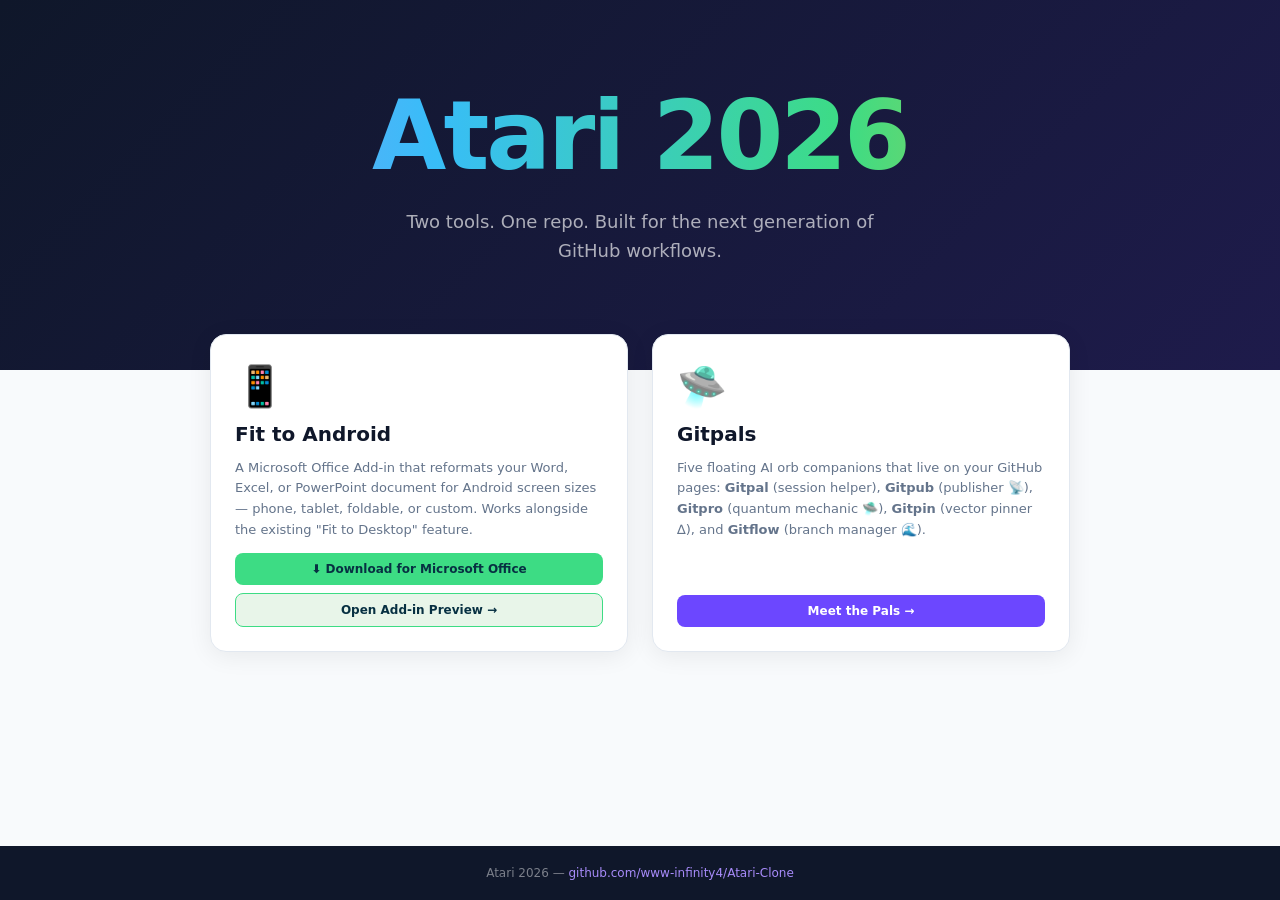
<file: index.html>
<!DOCTYPE html>
<html lang="en">
<head>
  <meta charset="UTF-8" />
  <meta name="viewport" content="width=device-width, initial-scale=1.0" />
  <title>Atari 2026</title>
  <style>
    *, *::before, *::after { box-sizing: border-box; margin: 0; padding: 0; }

    :root {
      --dark:   #0f172a;
      --pal:    #6c47ff;
      --android:#3ddc84;
      --text:   #1e293b;
      --muted:  #64748b;
      --border: #e2e8f0;
      --bg:     #f8fafc;
    }

    body {
      font-family: "Segoe UI", system-ui, -apple-system, sans-serif;
      background: var(--bg);
      color: var(--text);
      min-height: 100vh;
      display: flex;
      flex-direction: column;
    }

    /* Hero */
    .hero {
      background: linear-gradient(135deg, var(--dark) 0%, #1e1b4b 100%);
      color: #fff;
      padding: 80px 24px 64px;
      text-align: center;
    }

    .hero h1 {
      font-size: clamp(48px, 10vw, 96px);
      font-weight: 900;
      letter-spacing: -3px;
      background: linear-gradient(90deg, #a78bfa, #38bdf8, #3ddc84, #fbbf24);
      -webkit-background-clip: text;
      -webkit-text-fill-color: transparent;
      background-clip: text;
      margin-bottom: 16px;
    }

    .hero p {
      font-size: clamp(14px, 2.5vw, 18px);
      color: rgba(255,255,255,.65);
      max-width: 520px;
      margin: 0 auto 40px;
      line-height: 1.6;
    }

    /* Sites Grid */
    .sites {
      max-width: 900px;
      margin: -36px auto 0;
      padding: 0 20px 60px;
      display: grid;
      grid-template-columns: repeat(auto-fill, minmax(300px, 1fr));
      gap: 24px;
    }

    .site-card {
      background: #fff;
      border: 1px solid var(--border);
      border-radius: 16px;
      padding: 28px 24px 24px;
      box-shadow: 0 4px 24px rgba(0,0,0,.07);
      text-decoration: none;
      color: inherit;
      display: flex;
      flex-direction: column;
      gap: 12px;
      transition: transform .2s, box-shadow .2s;
    }

    .site-card:hover {
      transform: translateY(-4px);
      box-shadow: 0 12px 40px rgba(0,0,0,.12);
    }

    .site-icon {
      font-size: 40px;
    }

    .site-title {
      font-size: 20px;
      font-weight: 700;
      color: var(--dark);
    }

    .site-desc {
      font-size: 13px;
      color: var(--muted);
      line-height: 1.6;
      flex: 1;
    }

    .card-actions {
      display: flex;
      flex-direction: column;
      gap: 8px;
    }

    .site-link {
      font-size: 12px;
      font-weight: 700;
      color: #fff;
      padding: 9px 14px;
      border-radius: 8px;
      display: inline-block;
      text-align: center;
      text-decoration: none;
      transition: opacity .15s;
      border: none;
      cursor: pointer;
      width: 100%;
    }

    .site-link:hover { opacity: .85; }

    .link-android         { background: var(--android); color: #073042; }
    .link-android-dl      { background: #073042; color: var(--android); }
    .link-android-preview { background: #e8f5e9; color: #073042; border: 1px solid var(--android); }
    .link-gitpals         { background: var(--pal); }

    /* Footer */
    footer {
      margin-top: auto;
      background: var(--dark);
      color: rgba(255,255,255,.45);
      text-align: center;
      padding: 20px;
      font-size: 12px;
    }

    footer a { color: #a78bfa; text-decoration: none; }
  </style>
</head>
<body>

  <header class="hero">
    <h1>Atari 2026</h1>
    <p>Two tools. One repo. Built for the next generation of GitHub workflows.</p>
  </header>

  <main class="sites">

    <!-- Fit to Android card -->
    <div class="site-card">
      <div class="site-icon">📱</div>
      <div class="site-title">Fit to Android</div>
      <p class="site-desc">
        A Microsoft Office Add-in that reformats your Word, Excel, or PowerPoint
        document for Android screen sizes — phone, tablet, foldable, or custom.
        Works alongside the existing "Fit to Desktop" feature.
      </p>
      <div class="card-actions">
        <!-- Download manifest.xml for sideloading into Microsoft Office -->
        <a class="site-link link-android"
           href="fit-to-android/manifest.xml"
           download="FitToAndroid-manifest.xml">
          ⬇️ Download for Microsoft Office
        </a>
        <a class="site-link link-android-preview"
           href="fit-to-android/taskpane.html">
          Open Add-in Preview →
        </a>
      </div>
    </div>

    <!-- Gitpals card -->
    <a class="site-card" href="gitpals/index.html">
      <div class="site-icon">🛸</div>
      <div class="site-title">Gitpals</div>
      <p class="site-desc">
        Five floating AI orb companions that live on your GitHub pages:
        <strong>Gitpal</strong> (session helper), <strong>Gitpub</strong> (publisher 📡),
        <strong>Gitpro</strong> (quantum mechanic 🛸), <strong>Gitpin</strong> (vector pinner ∆),
        and <strong>Gitflow</strong> (branch manager 🌊).
      </p>
      <span class="site-link link-gitpals">Meet the Pals →</span>
    </a>

  </main>

  <footer>
    <p>Atari 2026 &mdash; <a href="https://github.com/www-infinity4/Atari-Clone">github.com/www-infinity4/Atari-Clone</a></p>
  </footer>

<script src="https://www-infinity4.github.io/Mint-For-Infinity/infinity-wallet-menu.js?v=20260814-menu2"></script></body>
</html>
</file>
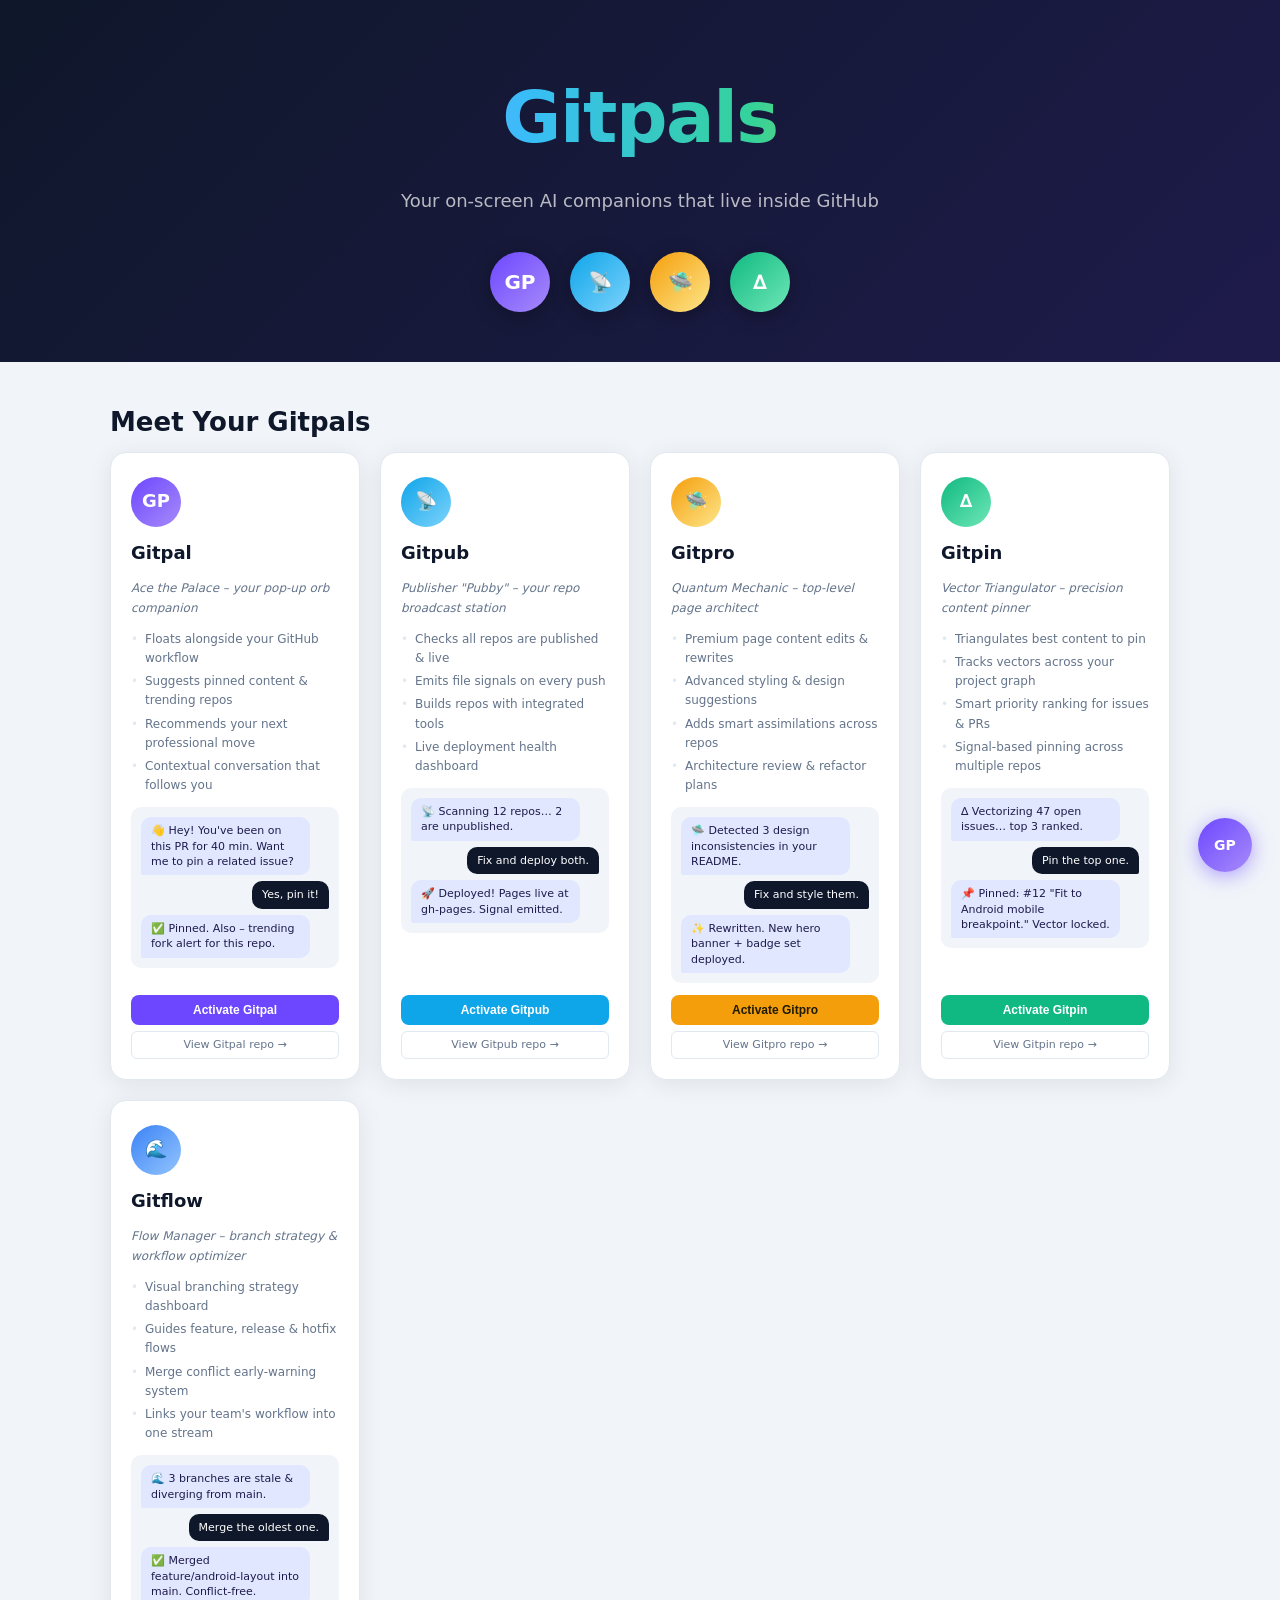
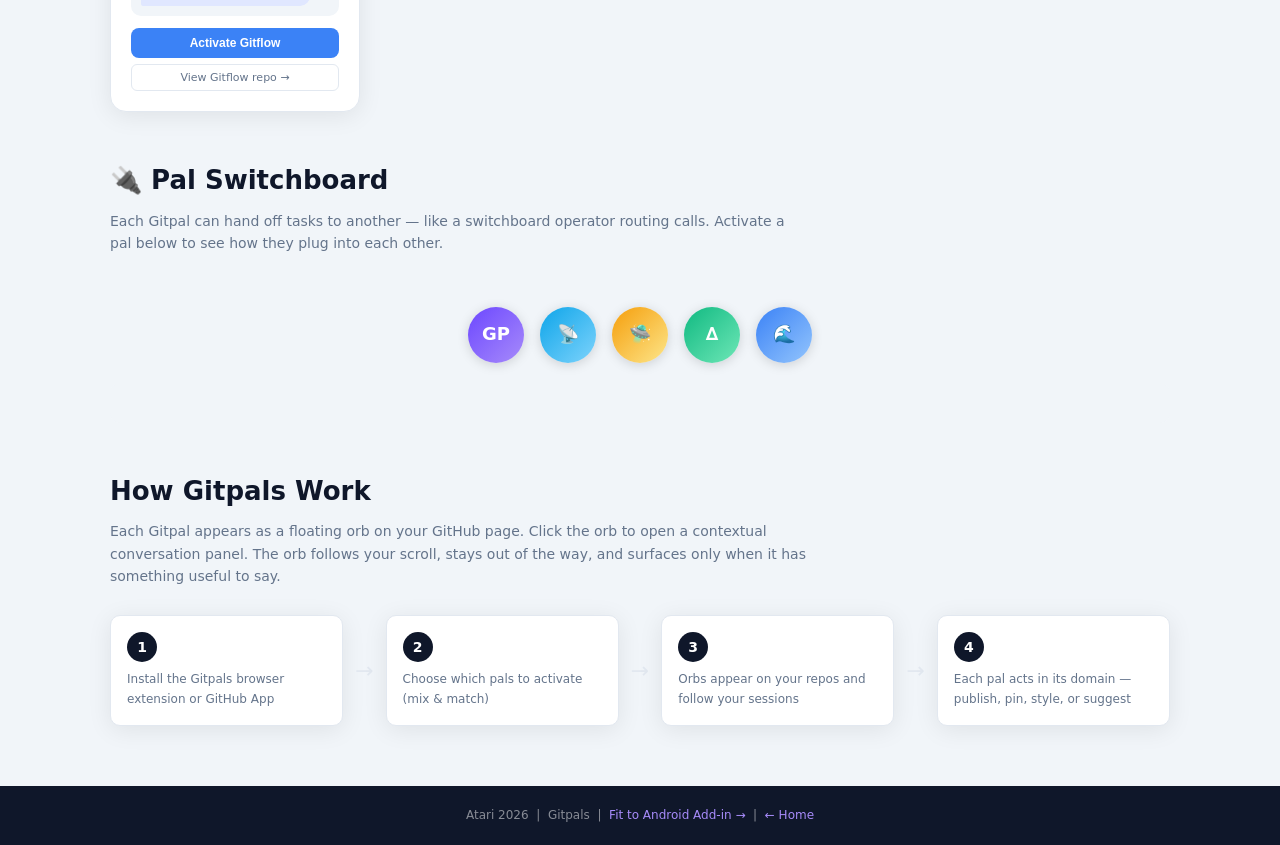
<file: gitpals/index.html>
<!DOCTYPE html>
<html lang="en">
<head>
  <meta charset="UTF-8" />
  <meta name="viewport" content="width=device-width, initial-scale=1.0" />
  <title>Gitpals – Your GitHub AI Companions</title>
  <link rel="stylesheet" href="gitpals.css" />
</head>
<body>

  <!-- ═══ HERO ═══════════════════════════════════════════════════════════ -->
  <header class="hero">
    <div class="hero-inner">
      <h1 class="hero-title">Gitpals</h1>
      <p class="hero-sub">Your on-screen AI companions that live inside GitHub</p>
      <div class="orb-row" aria-label="Gitpals orb previews">
        <div class="orb orb-pal"  title="Gitpal">GP</div>
        <div class="orb orb-pub"  title="Gitpub">📡</div>
        <div class="orb orb-pro"  title="Gitpro">🛸</div>
        <div class="orb orb-pin"  title="Gitpin">∆</div>
      </div>
    </div>
  </header>

  <!-- ═══ PALS GRID ═══════════════════════════════════════════════════════ -->
  <main class="main">
    <section class="section">
      <h2 class="section-heading">Meet Your Gitpals</h2>
      <div class="pals-grid">

        <!-- Gitpal -->
        <article class="pal-card" id="gitpal">
          <div class="pal-orb orb-pal">GP</div>
          <h3 class="pal-name">Gitpal</h3>
          <p class="pal-tagline">Ace the Palace – your pop-up orb companion</p>
          <ul class="pal-features">
            <li>Floats alongside your GitHub workflow</li>
            <li>Suggests pinned content &amp; trending repos</li>
            <li>Recommends your next professional move</li>
            <li>Contextual conversation that follows you</li>
          </ul>
          <div class="pal-demo" aria-label="Gitpal demo chat">
            <div class="demo-bubble bot">
              👋 Hey! You've been on this PR for 40 min.
              Want me to pin a related issue?
            </div>
            <div class="demo-bubble user">Yes, pin it!</div>
            <div class="demo-bubble bot">✅ Pinned. Also – trending fork alert for this repo.</div>
          </div>
          <div class="pal-actions">
            <button class="pal-btn btn-pal" data-pal="gitpal">Activate Gitpal</button>
            <a class="pal-repo-link"
               href="https://github.com/www-infinity4/Gitpal"
               target="_blank" rel="noopener noreferrer">
              View Gitpal repo →
            </a>
          </div>
        </article>

        <!-- Gitpub -->
        <article class="pal-card" id="gitpub">
          <div class="pal-orb orb-pub">📡</div>
          <h3 class="pal-name">Gitpub</h3>
          <p class="pal-tagline">Publisher "Pubby" – your repo broadcast station</p>
          <ul class="pal-features">
            <li>Checks all repos are published &amp; live</li>
            <li>Emits file signals on every push</li>
            <li>Builds repos with integrated tools</li>
            <li>Live deployment health dashboard</li>
          </ul>
          <div class="pal-demo" aria-label="Gitpub demo output">
            <div class="demo-bubble bot">
              📡 Scanning 12 repos… 2 are unpublished.
            </div>
            <div class="demo-bubble user">Fix and deploy both.</div>
            <div class="demo-bubble bot">🚀 Deployed! Pages live at gh-pages. Signal emitted.</div>
          </div>
          <div class="pal-actions">
            <button class="pal-btn btn-pub" data-pal="gitpub">Activate Gitpub</button>
            <a class="pal-repo-link"
               href="https://github.com/www-infinity4/Gitpub"
               target="_blank" rel="noopener noreferrer">
              View Gitpub repo →
            </a>
          </div>
        </article>

        <!-- Gitpro -->
        <article class="pal-card" id="gitpro">
          <div class="pal-orb orb-pro">🛸</div>
          <h3 class="pal-name">Gitpro</h3>
          <p class="pal-tagline">Quantum Mechanic – top-level page architect</p>
          <ul class="pal-features">
            <li>Premium page content edits &amp; rewrites</li>
            <li>Advanced styling &amp; design suggestions</li>
            <li>Adds smart assimilations across repos</li>
            <li>Architecture review &amp; refactor plans</li>
          </ul>
          <div class="pal-demo" aria-label="Gitpro demo output">
            <div class="demo-bubble bot">
              🛸 Detected 3 design inconsistencies in your README.
            </div>
            <div class="demo-bubble user">Fix and style them.</div>
            <div class="demo-bubble bot">✨ Rewritten. New hero banner + badge set deployed.</div>
          </div>
          <div class="pal-actions">
            <button class="pal-btn btn-pro" data-pal="gitpro">Activate Gitpro</button>
            <a class="pal-repo-link"
               href="https://github.com/www-infinity4/Gitpro"
               target="_blank" rel="noopener noreferrer">
              View Gitpro repo →
            </a>
          </div>
        </article>

        <!-- Gitpin -->
        <article class="pal-card" id="gitpin">
          <div class="pal-orb orb-pin">∆</div>
          <h3 class="pal-name">Gitpin</h3>
          <p class="pal-tagline">Vector Triangulator – precision content pinner</p>
          <ul class="pal-features">
            <li>Triangulates best content to pin</li>
            <li>Tracks vectors across your project graph</li>
            <li>Smart priority ranking for issues &amp; PRs</li>
            <li>Signal-based pinning across multiple repos</li>
          </ul>
          <div class="pal-demo" aria-label="Gitpin demo output">
            <div class="demo-bubble bot">
              ∆ Vectorizing 47 open issues… top 3 ranked.
            </div>
            <div class="demo-bubble user">Pin the top one.</div>
            <div class="demo-bubble bot">📌 Pinned: #12 "Fit to Android mobile breakpoint." Vector locked.</div>
          </div>
          <div class="pal-actions">
            <button class="pal-btn btn-pin" data-pal="gitpin">Activate Gitpin</button>
            <a class="pal-repo-link"
               href="https://github.com/www-infinity4/Gitpin"
               target="_blank" rel="noopener noreferrer">
              View Gitpin repo →
            </a>
          </div>
        </article>

        <!-- Gitflow -->
        <article class="pal-card" id="gitflow">
          <div class="pal-orb orb-flow">🌊</div>
          <h3 class="pal-name">Gitflow</h3>
          <p class="pal-tagline">Flow Manager – branch strategy &amp; workflow optimizer</p>
          <ul class="pal-features">
            <li>Visual branching strategy dashboard</li>
            <li>Guides feature, release &amp; hotfix flows</li>
            <li>Merge conflict early-warning system</li>
            <li>Links your team's workflow into one stream</li>
          </ul>
          <div class="pal-demo" aria-label="Gitflow demo output">
            <div class="demo-bubble bot">
              🌊 3 branches are stale &amp; diverging from main.
            </div>
            <div class="demo-bubble user">Merge the oldest one.</div>
            <div class="demo-bubble bot">✅ Merged feature/android-layout into main. Conflict-free.</div>
          </div>
          <div class="pal-actions">
            <button class="pal-btn btn-flow" data-pal="gitflow">Activate Gitflow</button>
            <a class="pal-repo-link"
               href="https://github.com/www-infinity4/Gitflow"
               target="_blank" rel="noopener noreferrer">
              View Gitflow repo →
            </a>
          </div>
        </article>

      </div>
    </section>

    <!-- ═══ SWITCHBOARD ════════════════════════════════════════════════════ -->
    <section class="section switchboard-section">
      <h2 class="section-heading">🔌 Pal Switchboard</h2>
      <p class="section-lead">
        Each Gitpal can hand off tasks to another — like a switchboard operator
        routing calls. Activate a pal below to see how they plug into each other.
      </p>
      <div class="switchboard" id="switchboard">
        <div class="sb-node sb-pal"  data-pal="gitpal"  title="Gitpal — session companion">GP</div>
        <div class="sb-node sb-pub"  data-pal="gitpub"  title="Gitpub — publisher">📡</div>
        <div class="sb-node sb-pro"  data-pal="gitpro"  title="Gitpro — quantum mechanic">🛸</div>
        <div class="sb-node sb-pin"  data-pal="gitpin"  title="Gitpin — vector pinner">∆</div>
        <div class="sb-node sb-flow" data-pal="gitflow" title="Gitflow — branch manager">🌊</div>
      </div>
      <div class="sb-log" id="sbLog" aria-live="polite"></div>
    </section>

    <!-- ═══ FLOATING ORB DEMO ══════════════════════════════════════════════ -->
    <section class="section orb-demo-section">
      <h2 class="section-heading">How Gitpals Work</h2>
      <p class="section-lead">
        Each Gitpal appears as a floating orb on your GitHub page. Click the orb to open
        a contextual conversation panel. The orb follows your scroll, stays out of the way,
        and surfaces only when it has something useful to say.
      </p>
      <div class="flow-steps">
        <div class="step">
          <div class="step-num">1</div>
          <p>Install the Gitpals browser extension or GitHub App</p>
        </div>
        <div class="step-arrow">→</div>
        <div class="step">
          <div class="step-num">2</div>
          <p>Choose which pals to activate (mix &amp; match)</p>
        </div>
        <div class="step-arrow">→</div>
        <div class="step">
          <div class="step-num">3</div>
          <p>Orbs appear on your repos and follow your sessions</p>
        </div>
        <div class="step-arrow">→</div>
        <div class="step">
          <div class="step-num">4</div>
          <p>Each pal acts in its domain — publish, pin, style, or suggest</p>
        </div>
      </div>
    </section>

  </main>

  <!-- ═══ FOOTER ═══════════════════════════════════════════════════════════ -->
  <footer class="footer">
    <p>Atari 2026 &nbsp;|&nbsp; Gitpals &nbsp;|&nbsp;
      <a href="../fit-to-android/taskpane.html">Fit to Android Add-in →</a>
      &nbsp;|&nbsp;
      <a href="../index.html">← Home</a>
    </p>
  </footer>

  <!-- ═══ FLOATING ORB (Live Demo) ═════════════════════════════════════════ -->
  <div class="floating-orb" id="floatingOrb" title="Gitpal is here!" role="button" tabindex="0" aria-label="Open Gitpal">
    GP
  </div>
  <div class="orb-panel" id="orbPanel" role="dialog" aria-label="Gitpal conversation panel">
    <div class="orb-panel-header">
      <span id="orbPanelTitle">👋 Gitpal</span>
      <button class="orb-close" id="orbClose" aria-label="Close">✕</button>
    </div>
    <div class="orb-messages" id="orbMessages">
      <div class="demo-bubble bot">Hi! I'm Gitpal. I follow you around GitHub and help you stay productive. Try the other pals too!</div>
    </div>
    <div class="orb-input-row">
      <input type="text" id="orbInput" placeholder="Ask Gitpal anything…" />
      <button id="orbSend">➤</button>
    </div>
  </div>

  <script src="gitpals.js"></script>
</body>
</html>
</file>
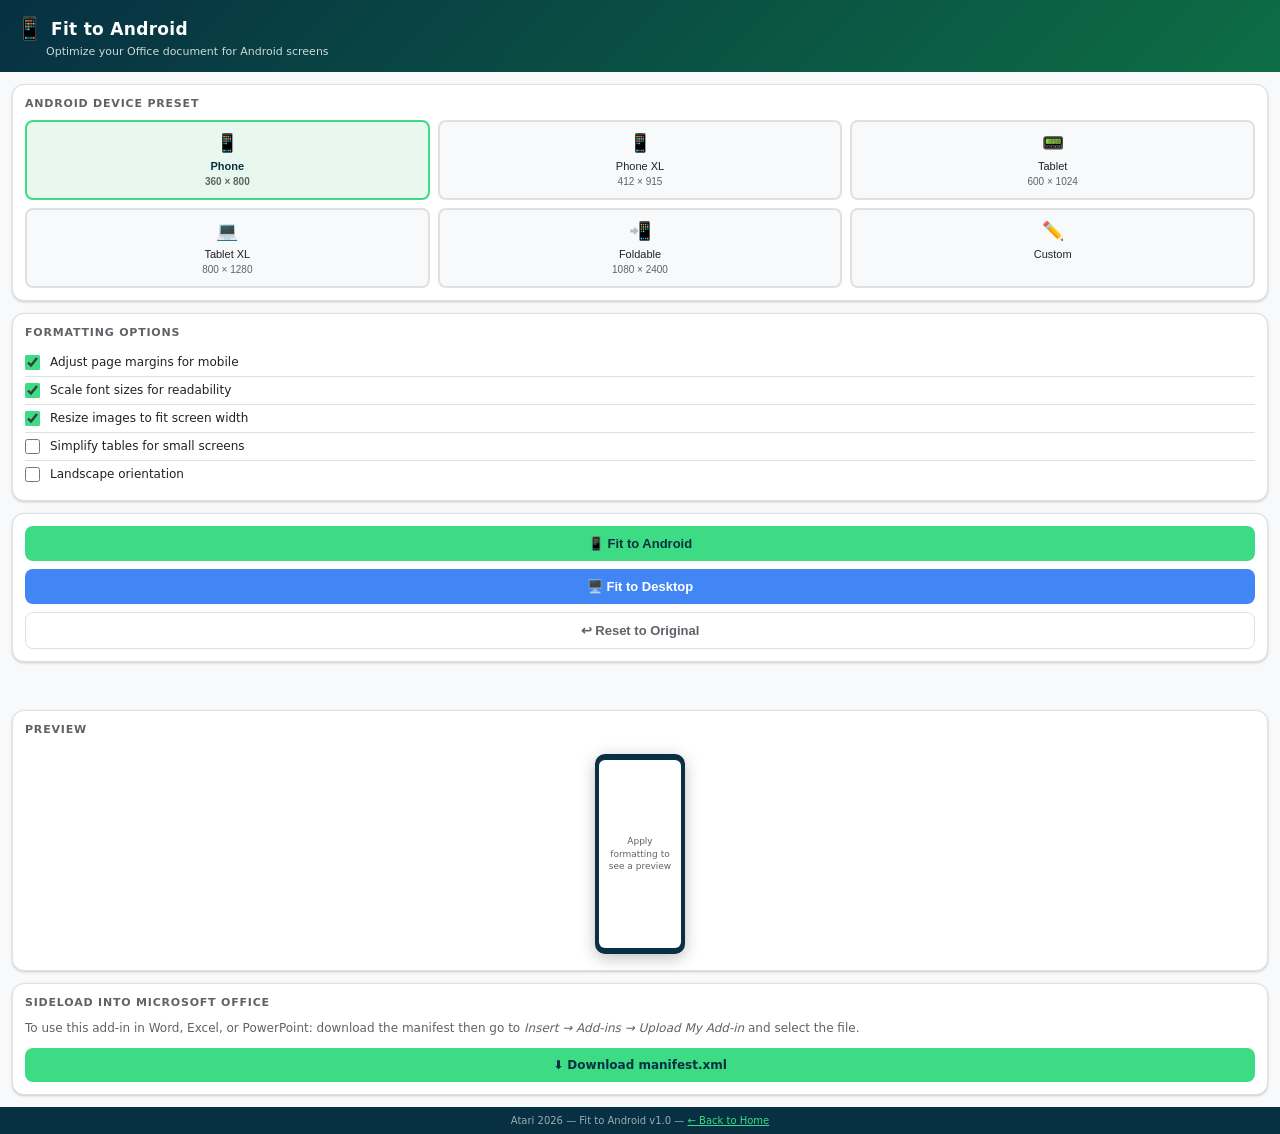
<file: fit-to-android/taskpane.html>
<!DOCTYPE html>
<html lang="en">
<head>
  <meta charset="UTF-8" />
  <meta name="viewport" content="width=device-width, initial-scale=1.0" />
  <title>Fit to Android – Microsoft Office Add-in</title>
  <link rel="stylesheet" href="taskpane.css" />
</head>
<body>
  <header class="header">
    <div class="logo-row">
      <span class="logo-icon">📱</span>
      <span class="logo-text">Fit to Android</span>
    </div>
    <p class="tagline">Optimize your Office document for Android screens</p>
  </header>

  <main class="content">

    <!-- Device Preset Selector -->
    <section class="section">
      <h2 class="section-title">Android Device Preset</h2>
      <div class="preset-grid" id="presetGrid">
        <button class="preset-btn active" data-id="phone" data-width="360" data-height="800" data-dpi="420">
          <span class="preset-icon">📱</span>
          <span class="preset-label">Phone<br/><small>360 × 800</small></span>
        </button>
        <button class="preset-btn" data-id="phoneXL" data-width="412" data-height="915" data-dpi="480">
          <span class="preset-icon">📱</span>
          <span class="preset-label">Phone XL<br/><small>412 × 915</small></span>
        </button>
        <button class="preset-btn" data-id="tablet" data-width="600" data-height="1024" data-dpi="240">
          <span class="preset-icon">📟</span>
          <span class="preset-label">Tablet<br/><small>600 × 1024</small></span>
        </button>
        <button class="preset-btn" data-id="tabletXL" data-width="800" data-height="1280" data-dpi="160">
          <span class="preset-icon">💻</span>
          <span class="preset-label">Tablet XL<br/><small>800 × 1280</small></span>
        </button>
        <button class="preset-btn" data-id="foldable" data-width="1080" data-height="2400" data-dpi="393">
          <span class="preset-icon">📲</span>
          <span class="preset-label">Foldable<br/><small>1080 × 2400</small></span>
        </button>
        <button class="preset-btn" data-id="custom" data-width="0" data-height="0">
          <span class="preset-icon">✏️</span>
          <span class="preset-label">Custom</span>
        </button>
      </div>
    </section>

    <!-- Custom Dimensions (hidden by default) -->
    <section class="section" id="customSection" style="display:none;">
      <h2 class="section-title">Custom Dimensions (dp)</h2>
      <div class="input-row">
        <label for="customWidth">Width</label>
        <input type="number" id="customWidth" min="200" max="2000" value="360" placeholder="360" />
        <span class="unit">dp</span>
      </div>
      <div class="input-row">
        <label for="customHeight">Height</label>
        <input type="number" id="customHeight" min="300" max="4000" value="800" placeholder="800" />
        <span class="unit">dp</span>
      </div>
    </section>

    <!-- Formatting Options -->
    <section class="section">
      <h2 class="section-title">Formatting Options</h2>
      <label class="toggle-row">
        <input type="checkbox" id="optMargins" checked />
        <span class="toggle-label">Adjust page margins for mobile</span>
      </label>
      <label class="toggle-row">
        <input type="checkbox" id="optFontScale" checked />
        <span class="toggle-label">Scale font sizes for readability</span>
      </label>
      <label class="toggle-row">
        <input type="checkbox" id="optImages" checked />
        <span class="toggle-label">Resize images to fit screen width</span>
      </label>
      <label class="toggle-row">
        <input type="checkbox" id="optTables" />
        <span class="toggle-label">Simplify tables for small screens</span>
      </label>
      <label class="toggle-row">
        <input type="checkbox" id="optOrientation" />
        <span class="toggle-label">Landscape orientation</span>
      </label>
    </section>

    <!-- Action Buttons -->
    <section class="section actions">
      <button class="btn btn-primary" id="btnFitAndroid">
        📱 Fit to Android
      </button>
      <button class="btn btn-secondary" id="btnFitDesktop">
        🖥️ Fit to Desktop
      </button>
      <button class="btn btn-ghost" id="btnReset">
        ↩ Reset to Original
      </button>
    </section>

    <!-- Status Message -->
    <div class="status" id="statusMsg" aria-live="polite"></div>

    <!-- Preview Panel -->
    <section class="section">
      <h2 class="section-title">Preview</h2>
      <div class="preview-frame" id="previewFrame">
        <div class="preview-device" id="previewDevice">
          <div class="preview-screen" id="previewScreen">
            <p class="preview-hint">Apply formatting to see a preview</p>
          </div>
        </div>
      </div>
    </section>

    <!-- Download / Sideload section -->
    <section class="section">
      <h2 class="section-title">Sideload into Microsoft Office</h2>
      <p style="font-size:12px;color:#5f6368;line-height:1.6;margin-bottom:10px;">
        To use this add-in in Word, Excel, or PowerPoint:
        download the manifest then go to
        <em>Insert → Add-ins → Upload My Add-in</em> and select the file.
      </p>
      <a class="btn btn-primary" href="manifest.xml" download="FitToAndroid-manifest.xml"
         style="text-decoration:none;font-size:12px;">
        ⬇️ Download manifest.xml
      </a>
    </section>

  </main>

  <footer class="footer">
    <span>Atari 2026 &mdash; Fit to Android v1.0 &mdash;
      <a href="../index.html" style="color:var(--android-green);">← Back to Home</a>
    </span>
  </footer>

  <!-- Office.js -->
  <script src="https://appsforoffice.microsoft.com/lib/1.1/hosted/office.js"></script>
  <script src="taskpane.js"></script>
</body>
</html>
</file>
<file: gitpals/gitpals.css>
/* =============================================
   Gitpals – GitHub AI Companions
   ============================================= */

*, *::before, *::after { box-sizing: border-box; margin: 0; padding: 0; }

:root {
  --pal-color:  #6c47ff;
  --pub-color:  #0ea5e9;
  --pro-color:  #f59e0b;
  --pin-color:  #10b981;
  --flow-color: #3b82f6;
  --dark:       #0f172a;
  --text:       #1e293b;
  --text-muted: #64748b;
  --surface:    #ffffff;
  --surface-2:  #f1f5f9;
  --border:     #e2e8f0;
  --radius:     10px;
  --radius-lg:  16px;
  --shadow:     0 4px 24px rgba(0,0,0,.08);
}

body {
  font-family: "Segoe UI", system-ui, -apple-system, sans-serif;
  font-size: 15px;
  color: var(--text);
  background: var(--surface-2);
  line-height: 1.6;
}

/* ── Hero ───────────────────────────────────────── */
.hero {
  background: linear-gradient(135deg, var(--dark) 0%, #1e1b4b 100%);
  color: #fff;
  padding: 60px 24px 50px;
  text-align: center;
}

.hero-inner { max-width: 680px; margin: 0 auto; }

.hero-title {
  font-size: clamp(40px, 8vw, 72px);
  font-weight: 800;
  letter-spacing: -1.5px;
  background: linear-gradient(90deg, #a78bfa, #38bdf8, #34d399, #fbbf24);
  -webkit-background-clip: text;
  -webkit-text-fill-color: transparent;
  background-clip: text;
  margin-bottom: 12px;
}

.hero-sub {
  font-size: clamp(14px, 2.5vw, 18px);
  color: rgba(255,255,255,.7);
  margin-bottom: 36px;
}

.orb-row {
  display: flex;
  justify-content: center;
  gap: 20px;
  flex-wrap: wrap;
}

/* ── Orbs (shared) ──────────────────────────────── */
.orb {
  width: 60px; height: 60px;
  border-radius: 50%;
  display: flex; align-items: center; justify-content: center;
  font-size: 20px; font-weight: 800;
  cursor: pointer;
  box-shadow: 0 4px 20px rgba(0,0,0,.3);
  transition: transform .2s, box-shadow .2s;
  user-select: none;
}

.orb:hover { transform: scale(1.12); box-shadow: 0 8px 32px rgba(0,0,0,.4); }

.orb-pal  { background: linear-gradient(135deg, var(--pal-color),  #a78bfa); color: #fff; }
.orb-pub  { background: linear-gradient(135deg, var(--pub-color),  #7dd3fc); color: #fff; }
.orb-pro  { background: linear-gradient(135deg, var(--pro-color),  #fde68a); color: #1e1b00; }
.orb-pin  { background: linear-gradient(135deg, var(--pin-color),  #6ee7b7); color: #fff; }
.orb-flow { background: linear-gradient(135deg, var(--flow-color), #93c5fd); color: #fff; }

/* ── Main ───────────────────────────────────────── */
.main {
  max-width: 1100px;
  margin: 0 auto;
  padding: 40px 20px 60px;
  display: flex;
  flex-direction: column;
  gap: 48px;
}

/* ── Section ────────────────────────────────────── */
.section { }

.section-heading {
  font-size: clamp(18px, 3vw, 26px);
  font-weight: 700;
  margin-bottom: 8px;
  color: var(--dark);
}

.section-lead {
  color: var(--text-muted);
  max-width: 700px;
  margin-bottom: 28px;
  font-size: 14px;
}

/* ── Pals Grid ──────────────────────────────────── */
.pals-grid {
  display: grid;
  grid-template-columns: repeat(auto-fill, minmax(240px, 1fr));
  gap: 20px;
}

/* ── Pal Card ───────────────────────────────────── */
.pal-card {
  background: var(--surface);
  border: 1px solid var(--border);
  border-radius: var(--radius-lg);
  padding: 24px 20px 20px;
  box-shadow: var(--shadow);
  display: flex;
  flex-direction: column;
  gap: 12px;
  transition: transform .2s, box-shadow .2s;
}

.pal-card:hover {
  transform: translateY(-3px);
  box-shadow: 0 8px 32px rgba(0,0,0,.12);
}

.pal-orb {
  width: 50px; height: 50px;
  border-radius: 50%;
  display: flex; align-items: center; justify-content: center;
  font-size: 18px; font-weight: 800;
}

.pal-name {
  font-size: 18px;
  font-weight: 700;
  color: var(--dark);
}

.pal-tagline {
  font-size: 12px;
  color: var(--text-muted);
  font-style: italic;
}

.pal-features {
  list-style: none;
  display: flex;
  flex-direction: column;
  gap: 4px;
}

.pal-features li {
  font-size: 12px;
  padding-left: 14px;
  position: relative;
  color: var(--text-muted);
}

.pal-features li::before {
  content: "•";
  position: absolute;
  left: 0;
  color: var(--border);
}

/* ── Demo chat bubbles ──────────────────────────── */
.pal-demo {
  background: var(--surface-2);
  border-radius: var(--radius);
  padding: 10px;
  display: flex;
  flex-direction: column;
  gap: 6px;
}

.demo-bubble {
  max-width: 90%;
  font-size: 11px;
  padding: 6px 10px;
  border-radius: 10px;
  line-height: 1.4;
}

.demo-bubble.bot {
  background: #e0e7ff;
  color: #1e1b4b;
  align-self: flex-start;
  border-bottom-left-radius: 2px;
}

.demo-bubble.user {
  background: var(--dark);
  color: #fff;
  align-self: flex-end;
  border-bottom-right-radius: 2px;
}

/* ── Pal Card Actions ───────────────────────────── */
.pal-actions {
  display: flex;
  flex-direction: column;
  gap: 6px;
  margin-top: auto;
}

/* ── Pal Buttons ────────────────────────────────── */
.pal-btn {
  padding: 8px 14px;
  border: none;
  border-radius: 8px;
  font-size: 12px;
  font-weight: 700;
  cursor: pointer;
  transition: opacity .15s, transform .1s;
  color: #fff;
  text-align: center;
}

.pal-btn:active { transform: scale(.97); }
.pal-btn:hover  { opacity: .88; }

.btn-pal  { background: var(--pal-color); }
.btn-pub  { background: var(--pub-color); }
.btn-pro  { background: var(--pro-color); color: #1e1b00; }
.btn-pin  { background: var(--pin-color); }
.btn-flow { background: var(--flow-color); }

.pal-repo-link {
  font-size: 11px;
  color: var(--text-muted);
  text-decoration: none;
  text-align: center;
  padding: 4px 0;
  border: 1px solid var(--border);
  border-radius: 6px;
  transition: background .15s, color .15s;
}

.pal-repo-link:hover {
  background: var(--surface-2);
  color: var(--dark);
}

/* ── Activated badge ────────────────────────────── */
.activated-badge {
  background: #d1fae5;
  color: #065f46;
  font-size: 11px;
  font-weight: 700;
  border-radius: 20px;
  padding: 3px 10px;
  text-align: center;
}

/* ── Switchboard ────────────────────────────────── */
.switchboard-section { }

.switchboard {
  display: flex;
  justify-content: center;
  align-items: center;
  gap: 16px;
  flex-wrap: wrap;
  padding: 24px 0 20px;
}

.sb-node {
  width: 56px; height: 56px;
  border-radius: 50%;
  display: flex; align-items: center; justify-content: center;
  font-size: 18px; font-weight: 800;
  cursor: pointer;
  box-shadow: 0 2px 12px rgba(0,0,0,.15);
  transition: transform .2s, box-shadow .2s, opacity .2s;
  user-select: none;
  position: relative;
}

.sb-node:hover  { transform: scale(1.1); box-shadow: 0 6px 24px rgba(0,0,0,.25); }
.sb-node.active { box-shadow: 0 0 0 3px #fff, 0 0 0 5px currentColor, 0 6px 24px rgba(0,0,0,.3); transform: scale(1.12); }

.sb-pal  { background: linear-gradient(135deg, var(--pal-color),  #a78bfa); color: #fff; }
.sb-pub  { background: linear-gradient(135deg, var(--pub-color),  #7dd3fc); color: #fff; }
.sb-pro  { background: linear-gradient(135deg, var(--pro-color),  #fde68a); color: #1e1b00; }
.sb-pin  { background: linear-gradient(135deg, var(--pin-color),  #6ee7b7); color: #fff; }
.sb-flow { background: linear-gradient(135deg, var(--flow-color), #93c5fd); color: #fff; }

.sb-log {
  min-height: 40px;
  font-size: 12px;
  color: var(--text-muted);
  text-align: center;
  padding: 8px 12px;
  border-radius: var(--radius);
  background: var(--surface-2);
  transition: all .3s;
}

.sb-log .sb-entry {
  padding: 3px 0;
  line-height: 1.5;
}

/* ── How it works (flow steps) ──────────────────── */
.flow-steps {
  display: flex;
  align-items: flex-start;
  gap: 12px;
  flex-wrap: wrap;
}

.step {
  background: var(--surface);
  border: 1px solid var(--border);
  border-radius: var(--radius);
  padding: 16px;
  flex: 1;
  min-width: 160px;
  box-shadow: var(--shadow);
}

.step-num {
  width: 30px; height: 30px;
  background: var(--dark);
  color: #fff;
  border-radius: 50%;
  display: flex; align-items: center; justify-content: center;
  font-weight: 800;
  margin-bottom: 8px;
  font-size: 14px;
}

.step p { font-size: 12px; color: var(--text-muted); }

.step-arrow {
  font-size: 22px;
  color: var(--border);
  align-self: center;
  display: none;
}

@media (min-width: 640px) { .step-arrow { display: block; } }

/* ── Footer ────────────────────────────────────── */
.footer {
  background: var(--dark);
  color: rgba(255,255,255,.5);
  text-align: center;
  padding: 20px;
  font-size: 12px;
}

.footer a { color: #a78bfa; text-decoration: none; }
.footer a:hover { text-decoration: underline; }

/* ═══ Floating Orb (Live Demo) ══════════════════════ */
.floating-orb {
  position: fixed;
  bottom: 28px;
  right: 28px;
  width: 54px; height: 54px;
  border-radius: 50%;
  background: linear-gradient(135deg, var(--pal-color), #a78bfa);
  color: #fff;
  display: flex; align-items: center; justify-content: center;
  font-size: 14px; font-weight: 800;
  cursor: pointer;
  box-shadow: 0 4px 20px rgba(108,71,255,.5);
  z-index: 900;
  transition: transform .2s, box-shadow .2s, background .3s;
  user-select: none;
}

.floating-orb:hover { transform: scale(1.1); box-shadow: 0 8px 32px rgba(108,71,255,.7); }
.floating-orb.hidden { opacity: 0; pointer-events: none; }

/* ── Orb Panel ────────────────────────────────────── */
.orb-panel {
  position: fixed;
  bottom: 92px;
  right: 20px;
  width: 280px;
  background: var(--surface);
  border: 1px solid var(--border);
  border-radius: var(--radius-lg);
  box-shadow: 0 8px 40px rgba(0,0,0,.18);
  z-index: 1000;
  display: flex;
  flex-direction: column;
  overflow: hidden;
  transform: scale(.8) translateY(20px);
  opacity: 0;
  pointer-events: none;
  transition: transform .2s, opacity .2s;
  transform-origin: bottom right;
}

.orb-panel.open {
  transform: scale(1) translateY(0);
  opacity: 1;
  pointer-events: all;
}

.orb-panel-header {
  background: linear-gradient(135deg, var(--pal-color), #a78bfa);
  color: #fff;
  padding: 10px 14px;
  display: flex;
  justify-content: space-between;
  align-items: center;
  font-weight: 700;
  font-size: 13px;
  transition: background .3s;
}

.orb-close {
  background: none;
  border: none;
  color: rgba(255,255,255,.8);
  cursor: pointer;
  font-size: 14px;
  padding: 0 4px;
}

.orb-messages {
  flex: 1;
  max-height: 200px;
  overflow-y: auto;
  padding: 12px;
  display: flex;
  flex-direction: column;
  gap: 8px;
}

.orb-input-row {
  display: flex;
  padding: 8px;
  gap: 6px;
  border-top: 1px solid var(--border);
}

.orb-input-row input {
  flex: 1;
  padding: 7px 10px;
  border: 1px solid var(--border);
  border-radius: 8px;
  font-size: 12px;
  outline: none;
}

.orb-input-row input:focus { border-color: var(--pal-color); }

.orb-input-row button {
  padding: 7px 12px;
  background: var(--pal-color);
  color: #fff;
  border: none;
  border-radius: 8px;
  cursor: pointer;
  font-size: 13px;
  transition: opacity .15s, background .3s;
}

.orb-input-row button:hover { opacity: .85; }

/* ── Responsive ────────────────────────────────── */
@media (max-width: 480px) {
  .hero { padding: 40px 16px 36px; }
  .orb-panel { width: calc(100vw - 32px); right: 16px; }
}
</file>
<file: fit-to-android/taskpane.css>
/* =============================================
   Fit to Android – Office Add-in Taskpane
   ============================================= */

*, *::before, *::after { box-sizing: border-box; margin: 0; padding: 0; }

:root {
  --android-green: #3ddc84;
  --android-dark:  #073042;
  --accent:        #4285f4;
  --danger:        #ea4335;
  --surface:       #ffffff;
  --surface-2:     #f8f9fa;
  --border:        #e0e0e0;
  --text:          #202124;
  --text-muted:    #5f6368;
  --radius:        8px;
  --radius-lg:     12px;
  --shadow:        0 1px 3px rgba(0,0,0,.12), 0 1px 2px rgba(0,0,0,.08);
}

body {
  font-family: "Segoe UI", system-ui, -apple-system, sans-serif;
  font-size: 13px;
  color: var(--text);
  background: var(--surface-2);
  min-height: 100vh;
  display: flex;
  flex-direction: column;
}

/* ---- Header ---- */
.header {
  background: linear-gradient(135deg, var(--android-dark) 0%, #0d6e45 100%);
  color: #fff;
  padding: 16px 16px 14px;
}

.logo-row {
  display: flex;
  align-items: center;
  gap: 8px;
  margin-bottom: 4px;
}

.logo-icon { font-size: 22px; }

.logo-text {
  font-size: 17px;
  font-weight: 700;
  letter-spacing: .3px;
}

.tagline {
  font-size: 11px;
  opacity: .8;
  padding-left: 30px;
}

/* ---- Main ---- */
.content {
  flex: 1;
  padding: 12px 12px 0;
  display: flex;
  flex-direction: column;
  gap: 12px;
}

/* ---- Section ---- */
.section {
  background: var(--surface);
  border: 1px solid var(--border);
  border-radius: var(--radius-lg);
  padding: 12px;
  box-shadow: var(--shadow);
}

.section-title {
  font-size: 11px;
  font-weight: 700;
  text-transform: uppercase;
  letter-spacing: .8px;
  color: var(--text-muted);
  margin-bottom: 10px;
}

/* ---- Preset Grid ---- */
.preset-grid {
  display: grid;
  grid-template-columns: repeat(3, 1fr);
  gap: 8px;
}

.preset-btn {
  display: flex;
  flex-direction: column;
  align-items: center;
  gap: 4px;
  padding: 10px 4px;
  border: 2px solid var(--border);
  border-radius: var(--radius);
  background: var(--surface-2);
  cursor: pointer;
  transition: border-color .15s, background .15s, transform .1s;
  font-size: 11px;
  color: var(--text);
  line-height: 1.3;
  text-align: center;
}

.preset-btn:hover {
  border-color: var(--android-green);
  background: #f0fff6;
  transform: translateY(-1px);
}

.preset-btn.active {
  border-color: var(--android-green);
  background: #e8f8ef;
  color: var(--android-dark);
  font-weight: 600;
}

.preset-icon { font-size: 18px; }

small { font-size: 10px; color: var(--text-muted); }

/* ---- Custom Inputs ---- */
.input-row {
  display: flex;
  align-items: center;
  gap: 8px;
  margin-bottom: 8px;
}

.input-row label {
  width: 45px;
  font-size: 12px;
  color: var(--text-muted);
}

.input-row input[type="number"] {
  flex: 1;
  padding: 6px 8px;
  border: 1px solid var(--border);
  border-radius: var(--radius);
  font-size: 13px;
  outline: none;
  transition: border-color .15s;
}

.input-row input[type="number"]:focus { border-color: var(--accent); }

.unit { font-size: 11px; color: var(--text-muted); }

/* ---- Toggle Rows ---- */
.toggle-row {
  display: flex;
  align-items: center;
  gap: 10px;
  padding: 6px 0;
  cursor: pointer;
  border-bottom: 1px solid var(--border);
}

.toggle-row:last-child { border-bottom: none; }

.toggle-row input[type="checkbox"] {
  width: 15px;
  height: 15px;
  accent-color: var(--android-green);
  cursor: pointer;
}

.toggle-label { font-size: 12px; }

/* ---- Action Buttons ---- */
.actions {
  display: flex;
  flex-direction: column;
  gap: 8px;
}

.btn {
  width: 100%;
  padding: 10px 16px;
  border: none;
  border-radius: var(--radius);
  font-size: 13px;
  font-weight: 600;
  cursor: pointer;
  transition: opacity .15s, transform .1s;
  display: flex;
  align-items: center;
  justify-content: center;
  gap: 6px;
}

.btn:active { transform: scale(.98); }

.btn-primary {
  background: var(--android-green);
  color: var(--android-dark);
}

.btn-primary:hover { opacity: .9; }

.btn-secondary {
  background: var(--accent);
  color: #fff;
}

.btn-secondary:hover { opacity: .9; }

.btn-ghost {
  background: transparent;
  color: var(--text-muted);
  border: 1px solid var(--border);
}

.btn-ghost:hover { background: var(--surface-2); }

/* ---- Status ---- */
.status {
  min-height: 24px;
  font-size: 12px;
  text-align: center;
  padding: 4px;
  border-radius: var(--radius);
  transition: all .2s;
}

.status.success { background: #e8f8ef; color: #137333; font-weight: 600; }
.status.error   { background: #fce8e6; color: #c5221f; font-weight: 600; }
.status.info    { background: #e8f0fe; color: #1a73e8; font-weight: 600; }

/* ---- Preview ---- */
.preview-frame {
  display: flex;
  justify-content: center;
  padding: 8px 0 4px;
}

.preview-device {
  width: 90px;
  height: 160px;
  background: var(--android-dark);
  border-radius: 10px;
  padding: 6px 4px;
  box-shadow: 0 4px 16px rgba(0,0,0,.25);
  display: flex;
  flex-direction: column;
  transition: width .3s, height .3s;
}

.preview-screen {
  flex: 1;
  background: #fff;
  border-radius: 6px;
  overflow: hidden;
  display: flex;
  align-items: center;
  justify-content: center;
  padding: 4px;
}

.preview-hint {
  font-size: 9px;
  color: var(--text-muted);
  text-align: center;
  line-height: 1.4;
}

/* ---- Footer ---- */
.footer {
  background: var(--android-dark);
  color: rgba(255,255,255,.6);
  font-size: 10px;
  text-align: center;
  padding: 8px;
  margin-top: 12px;
}
</file>
